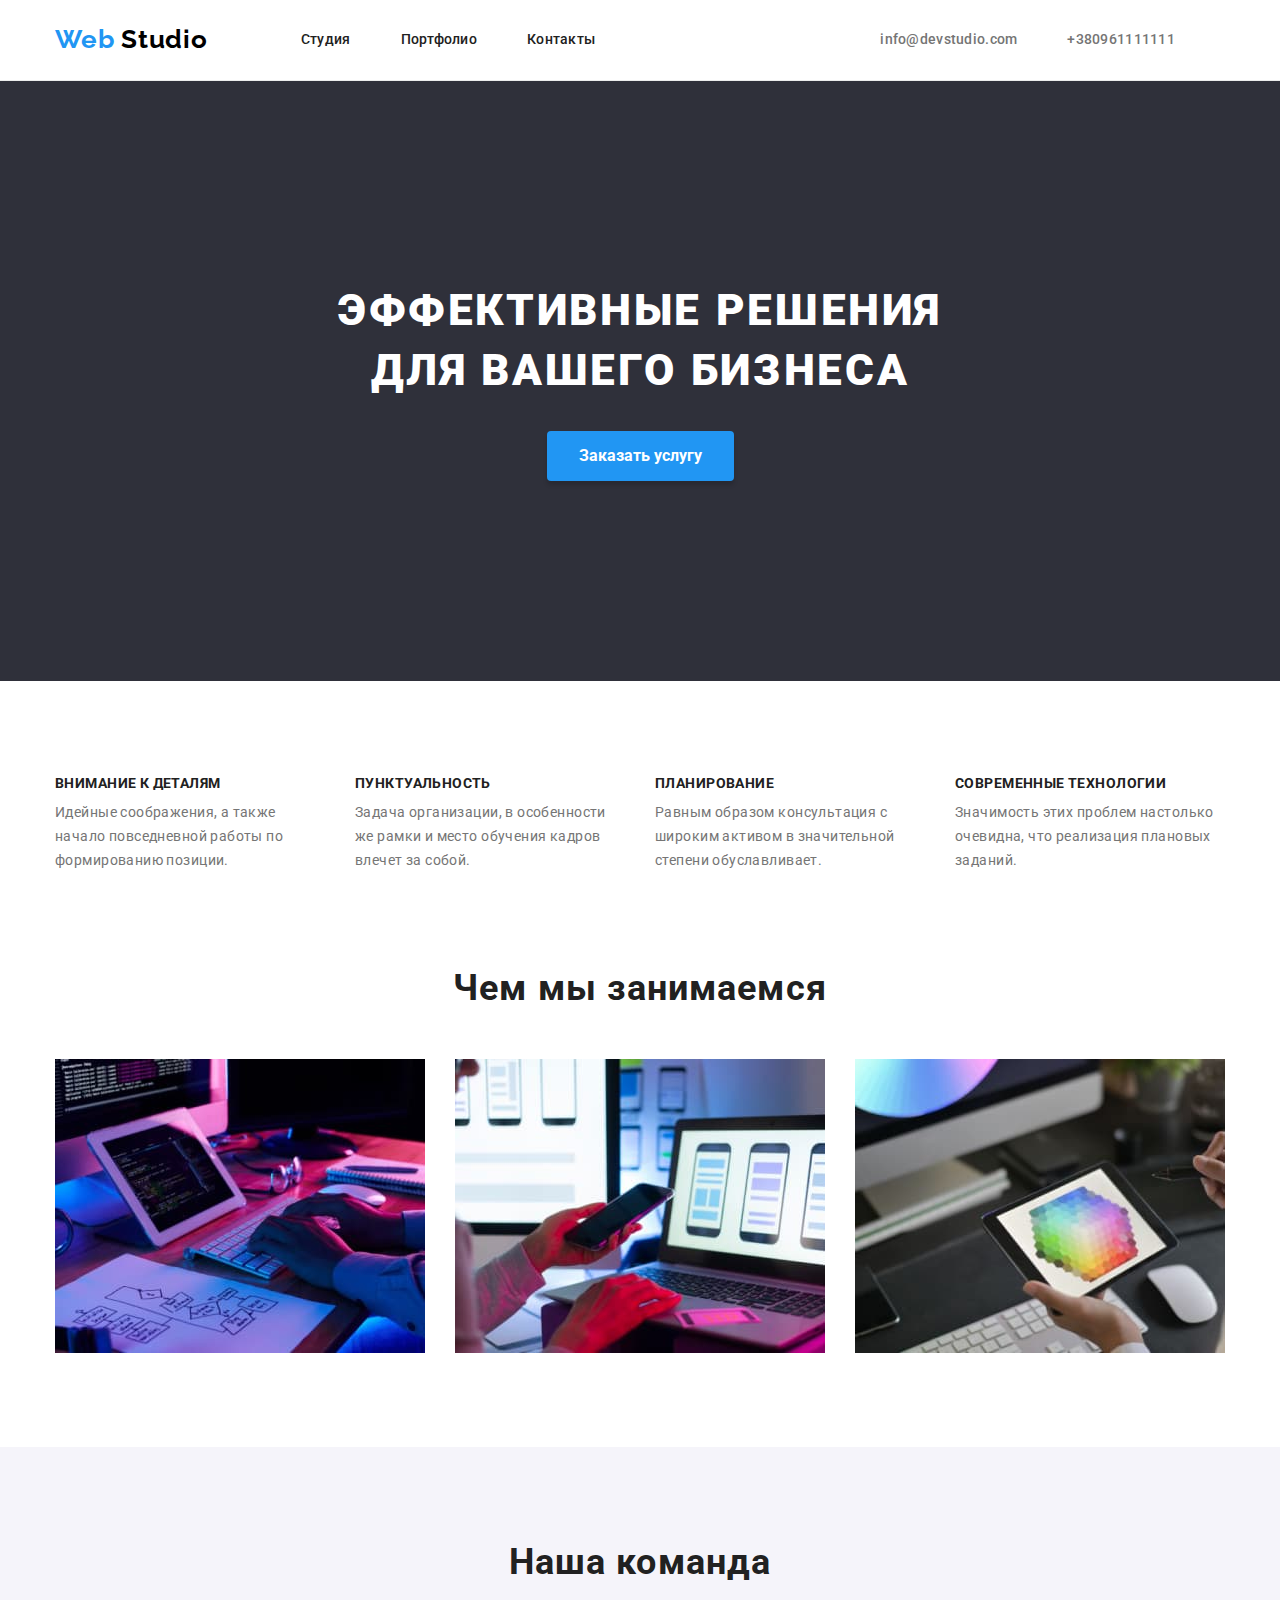
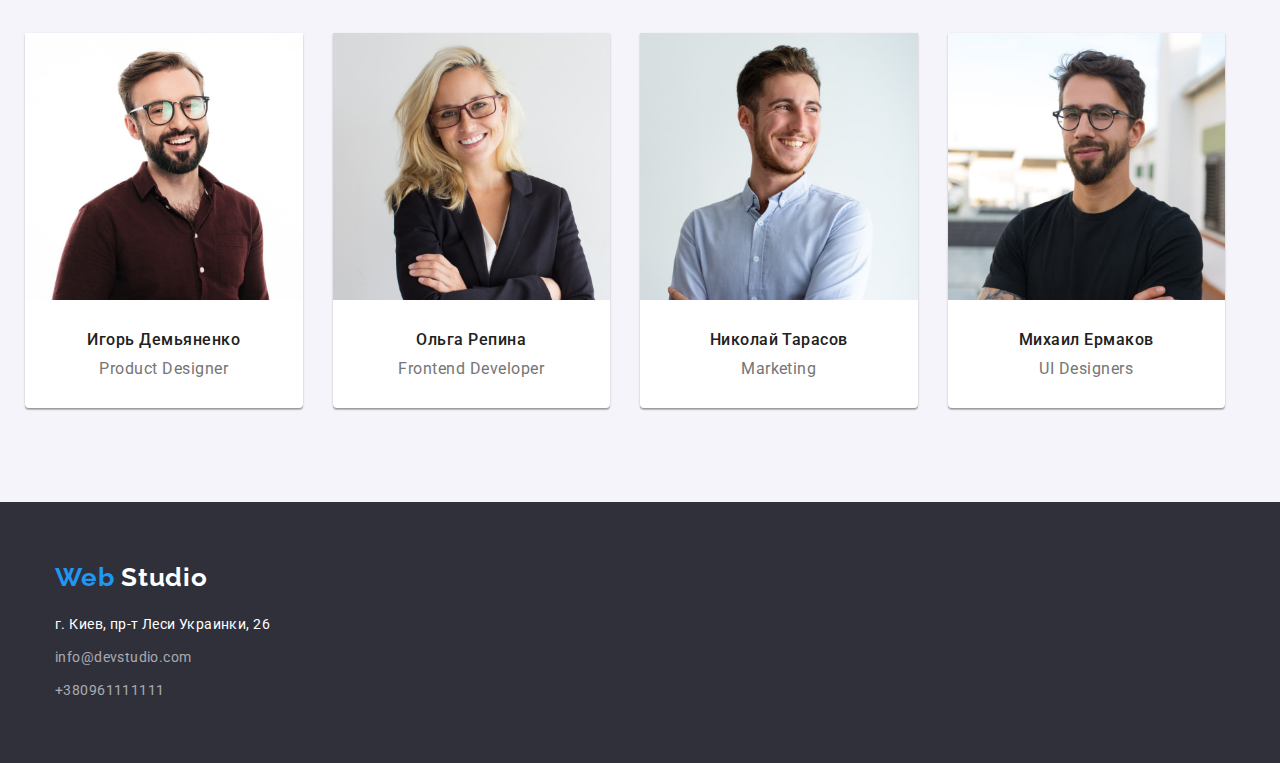
<file: index.html>
<!DOCTYPE html>
<html lang="ru">

<head>
    <meta charset="UTF-8">
    <meta http-equiv="X-UA-Compatible" content="IE=edge">
    <meta name="viewport" content="width=device-width, initial-scale=1.0">
    <title>goit-markup-hw-03</title>
    <link rel="stylesheet" href="./css/modern-normalize.css">
    <link rel="preconnect" href="https://fonts.gstatic.com">
    <link href="https://fonts.googleapis.com/css2?family=Raleway:wght@700&family=Roboto:ital,wght@0,400;0,700;0,900;1,500&display=swap" 
     rel="stylesheet">   
    <link rel="stylesheet" href="./css/style.css">
</head>

<body>
    <header class="header">
        <!-- шапка сайта-->
        <nav>
            <div class="container">
                <a href="#" class="logo"> <span class="web"> Web </span>Studio </a>
                <ul class="navigation-header">
                    <li class="navigation"><a href="./index.html" class="navigation-link"> Студия </a></li>
                    <li class="navigation"> <a href="./portfolio.html" class="navigation-link"> Портфолио </a></li>
                    <li class="navigation"><a href="#contact" class="navigation-link"> Контакты </a></li>
                </ul>

                <ul class="media-header">
                    <li><a href="mail:info@devstudio.com" class="media-list"> info@devstudio.com </a></li>
                    <li><a href="tel:+380961111111" class="media-list"> +380961111111 </a></li>
                </ul>
            </div>
        </nav>
    </header>
    <main>
        <!-- мой контент-->
        <section class="hero">
            <div class="container">
                <h1 class="hero-content"> Эффективные решения <br /> для вашего бизнеса </h1>
                <button type="button" class="service"> Заказать услугу </button>
            </div>
        </section>


        <!-- наши достоинства-->
        <section class="about">
            <div class="container">
                <ul class="my-working">
                    <li>
                        <h3 class="text"> Внимание к деталям </h3>
                        <p class="post-text"> Идейные соображения, а также начало повседневной работы по формированию
                            позиции.</p>
                    </li>
                    <li>
                        <h3 class="text"> Пунктуальность </h3>
                        <p class="post-text"> Задача организации, в особенности же рамки и место обучения кадров влечет
                            за собой.</p>
                    </li>
                    <li>
                        <h3 class="text"> Планирование </h3>
                        <p class="post-text"> Равным образом консультация с широким активом в значительной степени
                            обуславливает.</p>
                    </li>
                    <li>
                        <h3 class="text"> Современные технологии </h3>
                        <p class="post-text"> Значимость этих проблем настолько очевидна, что реализация плановых
                            заданий.</p>
                    </li>
                </ul>
            </div>
        </section>
        <!-- чем мы занимаемся-->
        <section class="about-section">
            <div class="container">
                <h2 class="title"> Чем мы занимаемся </h2>
                <ul class="working-title">
                    <li class="working-title-foto"><img src="./image/box1.jpg" alt="планшет и клавиатура" width="370"></li>
                    <li class="working-title-foto"><img src="./image/box2.jpg" alt="ноутбук и телефон" width="370"> </li>
                    <li class="working-title-foto"><img src="./image/box3.jpg" alt="планшет" width="370"> </li>
                </ul>
            </div>
        </section>
        <!-- наша команда-->
        <section class="my-comands">
            <div class="container">
                <h2 class="title"> Наша команда </h2>
                <ul class="working-comands">
                    <li  class="foto-people">
                        <img  src="./image/img4.jpg" alt="photo" width="270">
                        <div class="comands-item"> 
                        <h3 class="name-people"> Игорь Демьяненко </h3>
                        <p class="profession"> Product Designer</p>
                        </div>
                    </li>
                    <li class="foto-people">
                        <img  src="./image/img1.jpg" alt="photo" width="270">
                        <div class="comands-item">
                        <h3 class="name-people"> Ольга Репина </h3>
                        <p class="profession"> Frontend Developer</p>
                        </div>
                    </li>
                    <li class="foto-people">
                        <img  src="./image/img2.jpg" alt="photo" width="270">
                        <div class="comands-item">
                        <h3 class="name-people"> Николай Тарасов </h3>
                        <p class="profession"> Marketing </p>
                        </div>
                    </li>
                    <li class="foto-people">
                        <img  src="./image/img3.jpg" alt="photo" width="270">
                        <div class="comands-item">
                        <h3 class="name-people"> Михаил Ермаков </h3>
                        <p class="profession"> UI Designers </p>
                        </div>
                    </li>


                </ul>
            </div>
        </section>
    </main>

    <footer id="contact" class="contacts">

        <div class="container">
            <a href="./index.html" class="logo"> <span class="web"> Web </span> <span class="studio"> Studio </span></a>
            <address>
                <ul class="adress">
                    <li> <a href="https://goo.gl/maps/ESSd1pkrP5yE3eQQ7" class="adress-list"> г. Киев, пр-т Леси
                            Украинки, 26 </a>
                    </li>
                    <li><a href="mail:info@devstudio.com" class="mail-list"> info@devstudio.com </a></li>
                    <li><a href="tel:+380961111111" class="tel-list">+380961111111</a></li>
                </ul>
            </address>
        </div>

    </footer>
</body>

</html>
</file>
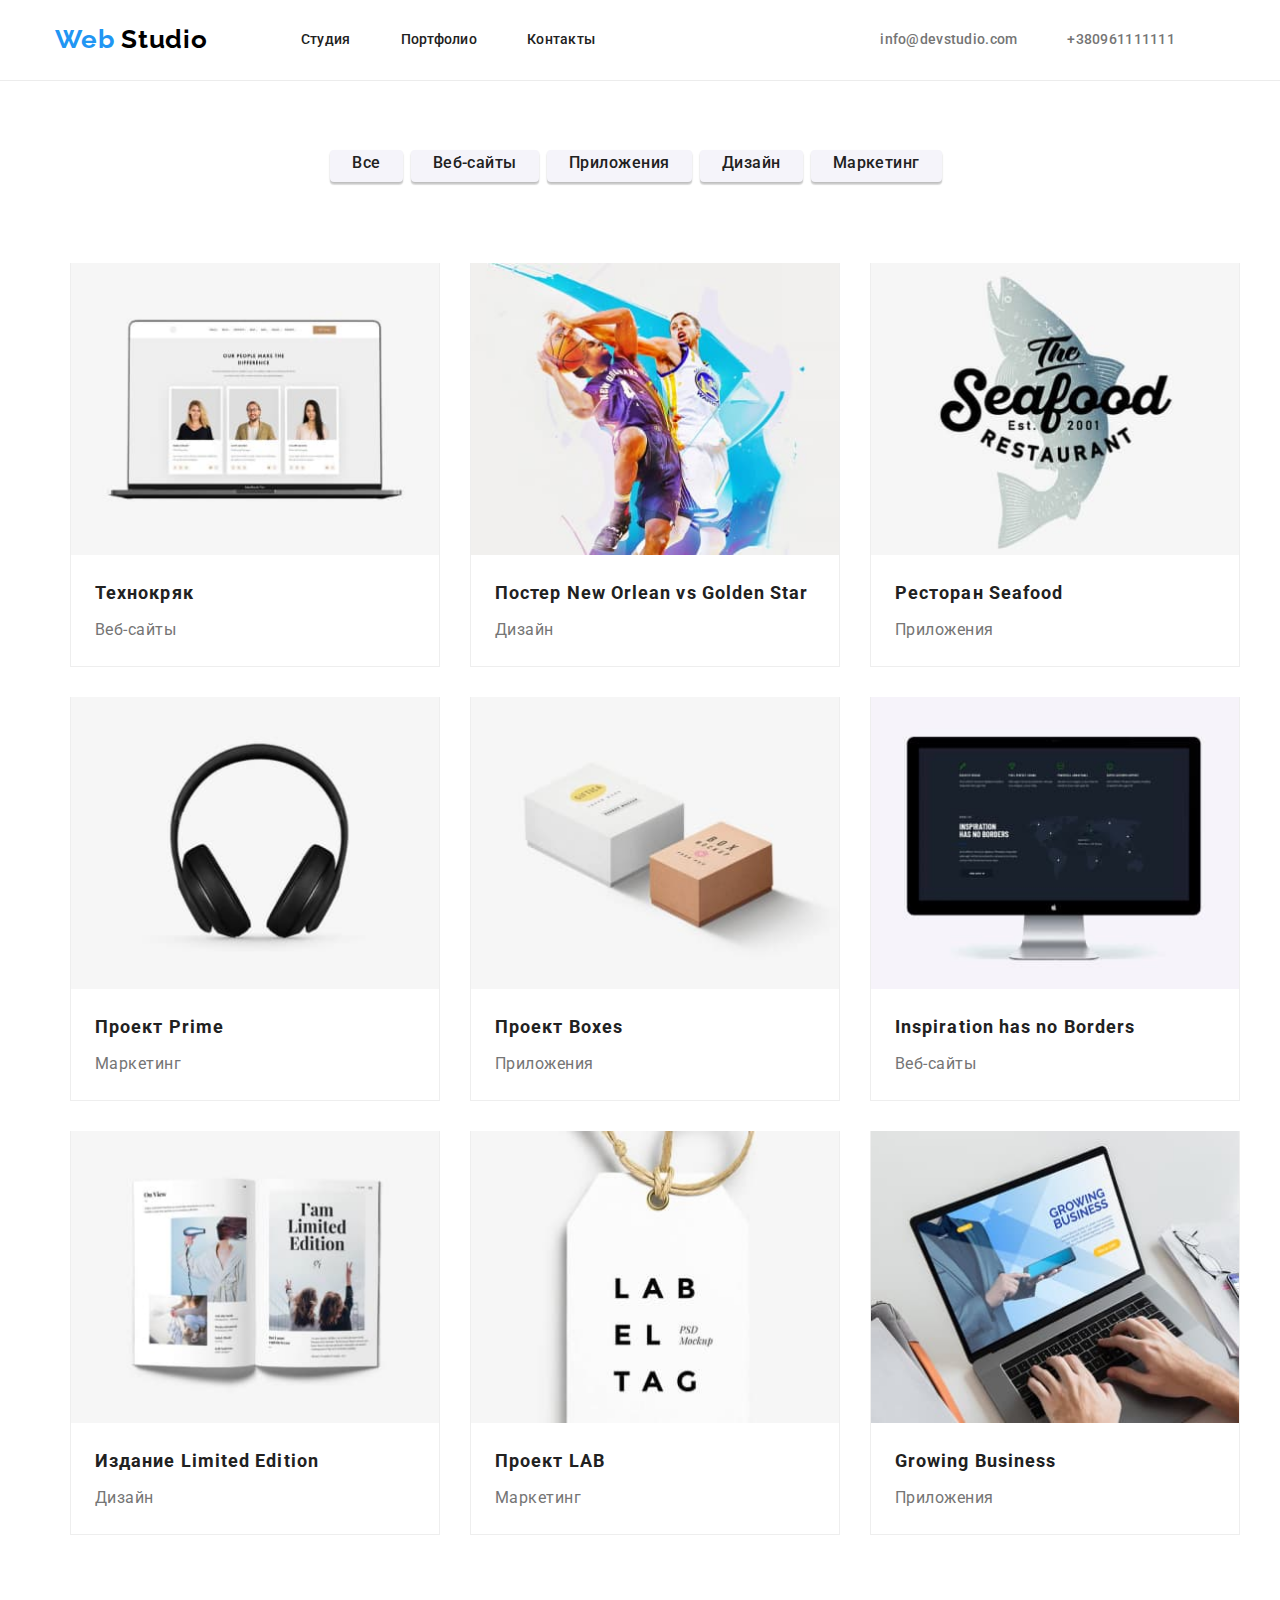
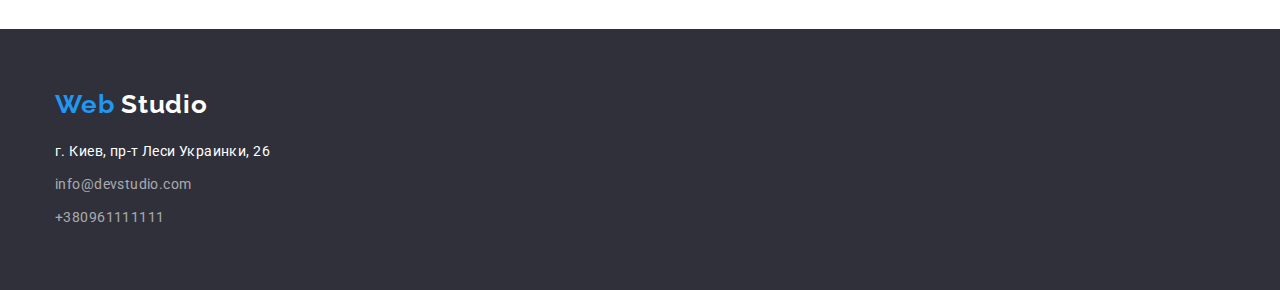
<file: portfolio.html>
<!DOCTYPE html>
<html lang="ru">

<head>
    <meta charset="UTF-8">
    <meta http-equiv="X-UA-Compatible" content="IE=edge">
    <meta name="viewport" content="width=device-width, initial-scale=1.0">
    <title>goit-markup-hw-03</title>
    <link rel="stylesheet" href="./css/modern-normalize.css">
    <link rel="preconnect" href="https://fonts.gstatic.com">
    <link href="https://fonts.googleapis.com/css2?family=Raleway:wght@700&family=Roboto:ital,wght@0,400;0,700;0,900;1,500&display=swap" rel="stylesheet">
    <link rel="stylesheet" href="./css/style.css">

</head>

<body>
    <header class="header">
        <!-- шапка сайта-->
        <nav>
            <div class="container">
                <a href="#" class="logo"> <span class="web"> Web </span>Studio </a>
                <ul class="navigation-header">
                    <li class="navigation"><a href="./index.html" class="navigation-link"> Студия </a></li>
                    <li class="navigation"> <a href="./portfolio.html" class="navigation-link"> Портфолио </a></li>
                    <li class="navigation"><a href="#contact" class="navigation-link"> Контакты </a></li>
                </ul>
    
                <ul class="media-header">
                    <li><a href="mail:info@devstudio.com" class="media-list"> info@devstudio.com </a></li>
                    <li><a href="tel:+380961111111" class="media-list"> +380961111111 </a></li>
                </ul>
            </div>
        </nav>
    </header>

    <main>
        <!--кнопки навигации-->
        <section class="portfolio-section">
            
            <h1 class=" project"> Проeкты </h1>


            <ul class="sign-link-btn">
                <li> <button type="button" class="sign-link"> Все </button></li>
                <li> <button type="button" class="sign-link"> Веб-сайты </button></li>
                <li> <button type="button" class="sign-link"> Приложения </button></li>
                <li> <button type="button" class="sign-link"> Дизайн </button></li>
                <li> <button type="button" class="sign-link"> Маркетинг </button></li>
            </ul>




            <!-- портфолио-->

            <ul class="portfolio">
                <li class="portfolio-list-list">
                    <a href="./" class="portfolio-list">
                        <img class="portfilio-img" src="./image/portfolio/portfolio1.jpg" alt="photo" width="370">
                        <div class="portfolio-item">
                        <h2 class="portfolio-name"> Технокряк </h2>
                        <p class="portfolio-nav"> Веб-сайты </p>
                        </div>
                    </a>
                </li>
                <li class="portfolio-list-list">
                    <a href="./" class="portfolio-list">
                        <img class="portfilio-img" src="./image/portfolio/portfolio2.jpg" alt="photo" width="370">
                        <div class="portfolio-item"> 
                        <h2 class="portfolio-name"> Постер New Orlean vs Golden Star </h2>
                        <p class="portfolio-nav"> Дизайн </p> 
                        </div>
                    </a>
                </li>
                <li class="portfolio-list-list">
                    <a href="./" class="portfolio-list">
                        <img class="portfilio-img" src="./image/portfolio/portfolio3.jpg" alt="photo" width="370">
                        <div class="portfolio-item">
                        <h2 class="portfolio-name"> Ресторан Seafood </h2>
                        <p class="portfolio-nav"> Приложения </p>
                        </div>
                    </a>
                </li>
                <li class="portfolio-list-list">
                    <a href="./" class="portfolio-list">
                        <img class="portfilio-img" src="./image/portfolio/portfolio4.jpg" alt="photo" width="370">
                        <div class="portfolio-item">
                        <h2 class="portfolio-name"> Проект Prime </h2>
                        <p class="portfolio-nav"> Маркетинг </p>
                        </div>
                    </a>
                </li>
                <li class="portfolio-list-list">
                    <a href="./" class="portfolio-list">
                        <img class="portfilio-img" src="./image/portfolio/portfolio5.jpg" alt="photo" width="370">
                        <div class="portfolio-item">
                        <h2 class="portfolio-name"> Проект Boxes </h2>
                        <p class="portfolio-nav"> Приложения </p>
                        </div>
                    </a>
                </li>
                <li class="portfolio-list-list">
                    <a href="./" class="portfolio-list">
                        <img class="portfilio-img" src="./image/portfolio/portfolio6.jpg" alt="photo" width="370">
                        <div class="portfolio-item">
                        <h2 class="portfolio-name"> Inspiration has no Borders </h2>
                        <p class="portfolio-nav"> Веб-сайты </p>
                        </div>
                    </a>

                </li>
                <li class="portfolio-list-list">
                    <a href="./" class="portfolio-list">
                        <img class="portfilio-img" src="./image/portfolio/portfolio7.jpg" alt="photo" width="370">
                        <div class="portfolio-item">
                        <h2 class="portfolio-name"> Издание Limited Edition </h2>
                        <p class="portfolio-nav"> Дизайн </p>
                        </div>
                    </a>
                </li>
                <li class="portfolio-list-list">
                    <a href="./" class="portfolio-list">
                        <img class="portfilio-img" src="./image/portfolio/portfolio8.jpg" alt="photo" width="370">
                        <div class="portfolio-item">
                        <h2 class="portfolio-name"> Проект LAB </h2>
                        <p class="portfolio-nav"> Маркетинг </p>
                        </div>
                    </a>
                </li>
                <li class="portfolio-list-list">
                    <a href="./" class="portfolio-list">
                        <img class="portfilio-img" src="./image/portfolio/portfolio9.jpg" alt="photo" width="370">
                        <div class="portfolio-item">
                        <h2 class="portfolio-name"> Growing Business </h2>
                        <p class="portfolio-nav"> Приложения </p>
                        </div>

                    </a>
                </li>
            </ul>
           
        </section>
    </main>
    <footer id="contact" class="contacts">

        <div class="container">
            <a href="./index.html" class="logo"> <span class="web"> Web </span> <span class="studio"> Studio </span></a>
            <address>
                <ul class="adress">
                    <li> <a href="https://goo.gl/maps/ESSd1pkrP5yE3eQQ7" class="adress-list"> г. Киев, пр-т Леси
                            Украинки, 26 </a> </li>
                    <li><a href="mail:info@devstudio.com" class="mail-list"> info@devstudio.com </a></li>
                    <li><a href="tel:+380961111111" class="tel-list">+380961111111</a></li>
                </ul>
            </address>
        </div>

    </footer>
</body>

</html>
</file>
<file: css/style.css>
:root {
  --touch-color: rgba(33, 150, 243, 1);
  --while-color: rgba(255, 255, 255, 1);
  --black-color: #212121;
  --background-color: #2f303a;
  --color-grey: rgba(117, 117, 117, 1);
  --main-font: "Roboto", sans-serif;
  --accent-font: "Raleway", sans-serif;
}
* {
  box-sizing: border-box;
  margin: 0;
  padding: 0;
}

body {
  font-family: var(--main-font);
  color: var(--black-color);
}
/*убрать точки списка*/
ul {
  list-style: none;
}
/*наследуй цвет шрифта от родителя*/
a {
  color: inherit;
  /*убрали нижнее подчеркивание*/
  text-decoration: none;
}

img {
  display: block;
  width: 100%;
  height: auto;
}

.container {
  width: 1200px;
  margin-right: auto;
  margin-left: auto;
  padding: 0 15px;
}
/*header*/
.header {
  border-bottom: 1px solid #ececec;
}

.header .container {
  padding-top: 24px;
  padding-bottom: 25px;
  display: flex;
}

.nav {
  display: flex;
}

.navigation-header {
  display: flex;
  align-items: center;
  justify-content: space-between;
 
}
.media-list {
  display: flex;
  align-items: center;
}

.media-list-mail {
  margin-left: 331px;
  margin-right: 50px;
}
.logo {
  color: rgba(0, 0, 0, 1);
  font-family: var(--accent-font);
  font-style: normal;
  font-weight: bold;
  font-size: 26px;
  line-height: 1.192;
  letter-spacing: 0.03em;
  margin-right: 93px;
  }

.logo .web {
  color: var(--touch-color);
}
.navigation-link:hover,
.navigation-link:focus {
  color: var(--touch-color);
}
.navigation:not(:last-child) {
  margin-right: 50px;
}
.navigation {
  font: var(--main-font);
  font-weight: 500;
  font-size: 14px;
  line-height: 1.172;
  letter-spacing: 0.02em;
   margin-right: 50px;
}
.media-header{
  display: flex;
  align-items: center;
  justify-content: space-between;
  margin-left: auto;
  
} 

.media-list:hover,
.media-list:focus {
  color: var(--touch-color);
}
.media-list-mail:hover,
.media-list-mail:focus,
.media-list-tel:hover,
.media-list-tel:focus {
  color: var(--touch-color);
}
.media-list {
  font: var(--main-font);
  color: var(--color-grey);
  font-weight: 500;
  font-size: 14px;
  line-height: 1.143;
  letter-spacing: 0.02em;
  margin-right: 50px;
}

/*========style index============*/
.hero {
  background: var(--background-color);
}
.hero {
  padding-top: 200px;
  padding-right: auto;
  padding-bottom: 200px;
  padding-left: auto;
}
.hero .hero-content {
  margin-bottom: 30px;
  text-align: center;
  color: var(--while-color);
  font-weight: 900;
  font-size: 44px;
  line-height: 1.363;
  letter-spacing: 0.06em;
  text-transform: uppercase;
}
h1 {
  color: var(--while-color);
  font-weight: 900;
  font-size: 44px;
  line-height: 1.363;
  letter-spacing: 0.06em;
  text-transform: uppercase;
}

/*======button=======*/
.hero .service {
  margin-left: auto;
  margin-right: auto;
}

.service:hover,
.service:focus {
  background-color: #188ce8;
}

.service {
  background: #2196f3;
  color: rgba(255, 255, 255, 1);
  box-shadow: 0px 4px 4px rgba(0, 0, 0, 0.15);
  display: flex;
  padding: 10px 32px;
  letter-spacing: 1.875;
  font-weight: bold;
  font-size: 16px;
  line-height: 1.875;
  cursor: pointer;
  border-radius: 4px;
  border: none;
}
/*======About========*/

.about  {
  padding-top: 94px;
  padding-bottom: 94px;
}
.about .my-working {
  display: flex;
  align-items: center;
  justify-content: space-between;
}
.my-working-text:not(:last-child) {
  margin-right: 30px;
}

.text {
  color: var(--black-color);
  font-weight: 700;
  font-size: 14px;
  line-height: 1.143;
  letter-spacing: 0.03em;
  text-transform: uppercase;
}
.post-text {
  flex-wrap: wrap;
  margin-top: 10px;
  width: 270px;
}

.post-text {
  color: var(--color-grey);
  font-weight: normal;
  font-size: 14px;
  line-height: 1.714;
  letter-spacing: 0.03em;
}
/*======= TITLE===========*/
.about-section {
  padding-bottom: 94px;
}
.about-section .title {
  margin-bottom: 50px;
}

.title {
  text-align: center;
  color: var(--black-color);
  font-weight: bold;
  font-size: 36px;
  letter-spacing: 0.03em;
  line-height: 1.167;
}
.working-title {
  display: flex;
  margin-top: -30px;
  margin-left: -30px;
}
.working-title-foto {
  flex-wrap: wrap;
  margin-top: 30px;
  margin-left: 30px;
}

/*====MY COMANDS========*/
.my-comands {
  background: #f5f4fa;
}

.my-comands {
  padding-top: 94px;
  padding-bottom: 94px;
}

.my-comands .title{
  margin-bottom: 50px;
  text-align: center;
}
.comands-item{
  margin-top: 30px;
  margin-bottom: 30px;
}
.working-comands {
  display: flex;
  text-align: center;
  margin-left: -30px;
  flex-basis: calc((100%-120) / 4);
}

.foto-people {
  
  background-color: white;
  box-shadow: 0px 1px 3px rgba(0, 0, 0, 0.12), 0px 1px 1px rgba(0, 0, 0, 0.14),
  0px 2px 1px rgba(0, 0, 0, 0.2);
  border-radius: 0px 0px 4px 4px;
  }

.foto-people:not(:last-child) {
  margin-right: 30px;}

.my-comands .name-people {
  margin-bottom: 10px;
}
.name-people {
  color: var(--black-color);
  font-weight: 500;
  font-size: 16px;
  letter-spacing: 0.03em;
  line-height: 1.187;
}

.profession {
  font-family: var(--main-font);
  color: var(--color-grey);
  font-weight: 400;
  font-size: 16px;
  line-height: 1.187;
  letter-spacing: 0.03em;
 
}

/*=====style portfolio=========*/

.portfolio-section {
  padding: 94px auto;
  
}

.project {
  color: transparent;
}

/*button*/
.sign-link-btn{
  display: flex;
  justify-content: center;
  flex-wrap: wrap;
  margin-bottom: 50px;
  margin-top: 8px;
  border: 1px solid transparent;
}
.sign-link {
  margin-right: 8px;
}

.sign-link {
  box-shadow: 0px 3px 1px rgba(0, 0, 0, 0.1), 0px 1px 2px rgba(0, 0, 0, 0.08),
    0px 2px 2px rgba(0, 0, 0, 0.12);
  border-radius: 4px;
}
.sign-link{
  padding-right: 22px;
  padding-bottom: 6px;
  padding-left: 22px;
  font-family: var(--main-font);
  font-weight: 500;
  font-size: 16px;
  line-height: 1.62;
  text-align: center;
  letter-spacing: 0.03em;
  color: var(--black-color);
  background-color: #f5f4fa;
  cursor: pointer;
  border: none;
  border-radius: 4px;
}

.sign-link:hover,
.sign-link:focus,
.sign-link:active {
  color: var(--while-color);
  background: #2196f3;
}

.portfolio {
  margin: auto;
  display: flex;
  flex-wrap: wrap;
  justify-content: center;
 padding-bottom: 94px;
  flex-basis: calc((100% - 90px) / 3);
}

.portfolio-list{
    
  margin-top: -30px;
  margin-left: -30px;
}
.portfolio-list{
  width: 370px;
  height: 404px;
   margin-top: 30px;
   margin-left: 30px;
  border-left: 1px solid #eeeeee;
  border-right: 1px solid #eeeeee;
  border-bottom: 1px solid #eeeeee;
}

.portfolio-item{
  padding-left: 24px;
  padding-top: 20px;
}
.portfolio-img {
  font-weight: bold;
  font-size: 18px;
  line-height: 36px;
  color: var(--black-color);
}


.portfolio-name {
  font-weight: bold;
  font-size: 18px;
  line-height: 2;
  letter-spacing: 0.06em;
  color: var(--black-color);
  margin-bottom: 4px;
  
}
.portfolio-nav {
  font-weight: normal;
  font-size: 16px;
  line-height: 1.88;
  letter-spacing: 0.03em;
  color: #757575;
   
}

/*===== footer======*/
.contacts {
  padding-top: 60px;
  padding-bottom: 60px;
}

.contacts {
  background-color: var(--background-color);
}

.studio {
  color: var(--while-color);
}
.contacts .logo {
  margin-bottom: 20px;
}
.adress-list {
  margin-bottom: 9px;
}
.mail-list {
  color: rgba(255, 255, 255, 0.6);
  margin-bottom: 9px;
}
.tel-list {
  color: rgba(255, 255, 255, 0.6);
}
.adress {
  color: var(--while-color);
  font-family: var(--main-font);
  font-size: 14px;
  line-height: 1.714;
  letter-spacing: 0.03em;
}
.adress-list:hover,
.adress-list:focus,
.mail-list:hover,
.mail-list:focus,
.tel-list:hover,
.tel-list:focus {
  color: var(--touch-color);
 

/*цвет основного фона
rgba(47, 48, 58, 1)*/
/*цвет героя
background: rgba(255, 255, 255, 1);
*/
/* цвет футера
background: rgba(47, 48, 58, 1);
*/
/*цвет текста
background: rgba(33, 33, 33, 1);
*/
/*цвет кнопки
background: rgba(33, 150, 243, 1);
*/
</file>
